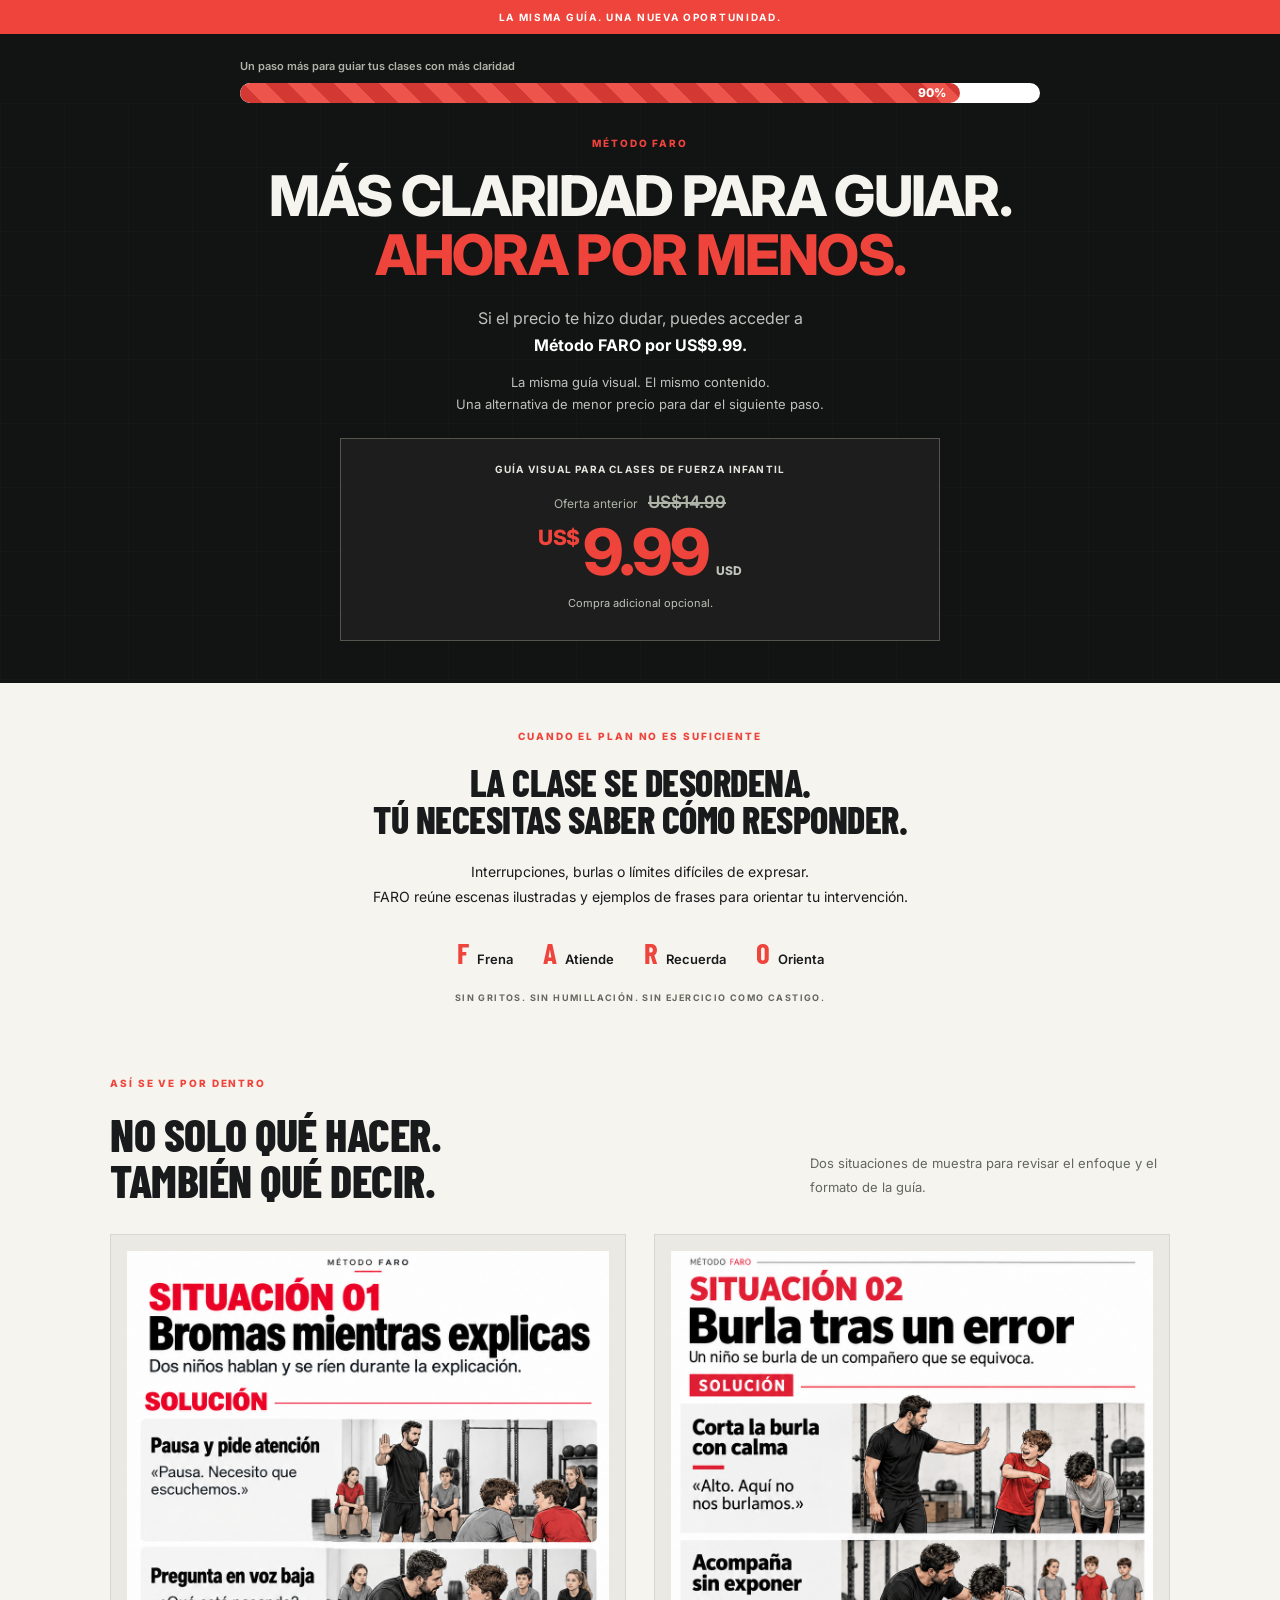
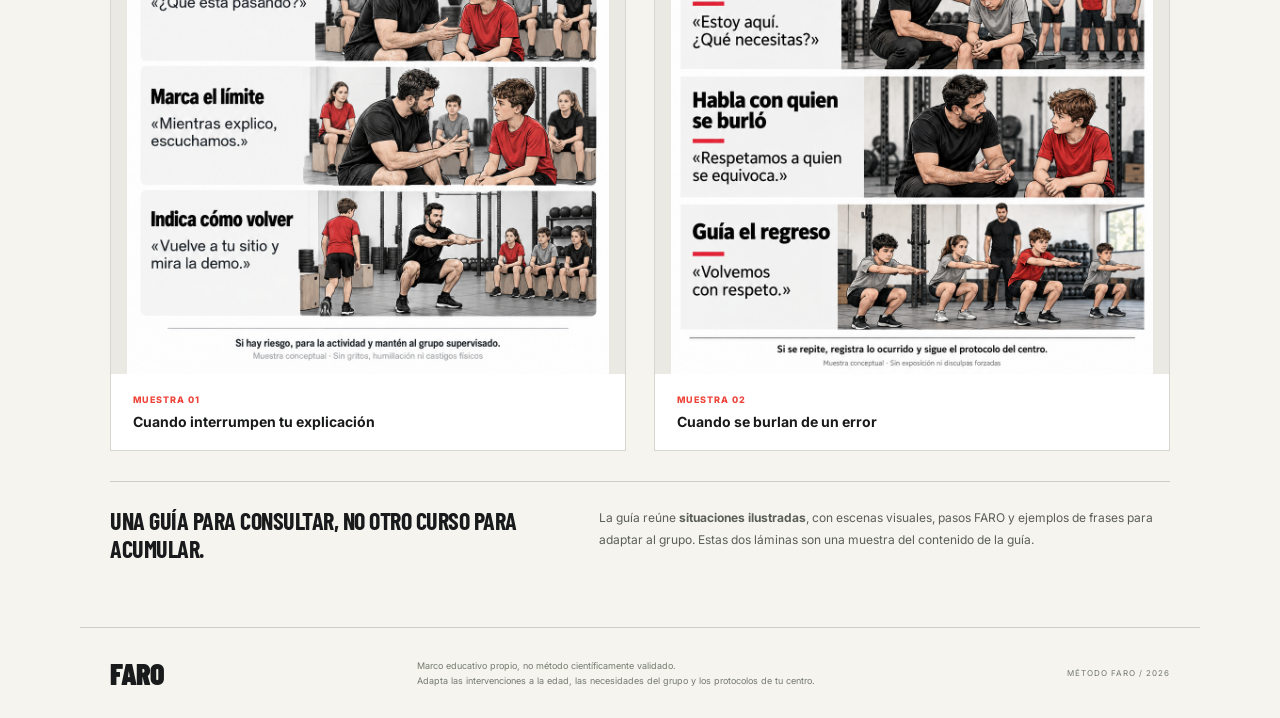
<file: inicio/dw1/index.html>
<!doctype html><html lang="es"><head><meta charset="UTF-8"><meta name="viewport" content="width=device-width, initial-scale=1"><meta name="description" content="La misma guía visual Método FARO, ahora por US$9.99. Ideas para responder con más claridad en tus clases de fuerza infantil."><title>Método FARO · Una nueva oportunidad</title><link rel="stylesheet" href="style.css"></head><body>
<div class="review">LA MISMA GUÍA. UNA NUEVA OPORTUNIDAD.</div>
<div class="visual-progress"><div class="progress-inner"><p>Un paso más para guiar tus clases con más claridad</p><div class="progress-track" role="img" aria-label="Indicador visual fijo al 90 por ciento; no representa el estado de una compra"><div class="progress-fill"><span>90%</span></div></div></div></div>
<main><section class="hero dark hero-centered"><div class="wrap"><p class="eyebrow">MÉTODO FARO</p><h1>MÁS CLARIDAD PARA GUIAR.<br><em>AHORA POR MENOS.</em></h1><p class="intro">Si el precio te hizo dudar, puedes acceder a<br><strong>Método FARO por US$9.99.</strong></p><p class="same-guide">La misma guía visual. El mismo contenido.<br>Una alternativa de menor precio para dar el siguiente paso.</p>
<div class="downsell-offer"><p class="product-line">GUÍA VISUAL PARA CLASES DE FUERZA INFANTIL</p><div class="reference-price"><span>Oferta anterior </span><s>US$14.99</s></div><div class="price"><span>US$</span>9.99<small>USD</small></div><p class="optional">Compra adicional opcional.</p><div id="hotmart-checkout" class="hotmart-widget" aria-label="Opciones de compra de Hotmart">
<!-- HOTMART - Sales Funnel Widget -->
<!--- sales funnel container --->
<div id="hotmart-sales-funnel"></div>
<!--- script load and setup --->
<script src="https://checkout.hotmart.com/lib/hotmart-checkout-elements.js"></script>
<script>
checkoutElements.init('salesFunnel').mount('#hotmart-sales-funnel')
</script>
<!-- HOTMART - Sales Funnel Widget -->
</div></div></div></section>
<section class="problem concise"><div class="wrap"><p class="eyebrow red">CUANDO EL PLAN NO ES SUFICIENTE</p><h2>LA CLASE SE DESORDENA.<br>TÚ NECESITAS SABER CÓMO RESPONDER.</h2><p class="punch">Interrupciones, burlas o límites difíciles de expresar.<br>FARO reúne escenas ilustradas y ejemplos de frases para orientar tu intervención.</p><div class="mini-method" aria-label="Los cuatro pasos de FARO"><span><b>F</b> Frena</span><span><b>A</b> Atiende</span><span><b>R</b> Recuerda</span><span><b>O</b> Orienta</span></div><p class="method-note">SIN GRITOS. SIN HUMILLACIÓN. SIN EJERCICIO COMO CASTIGO.</p></div></section>
<section id="muestras" class="samples"><div class="wrap"><div class="section-head"><div><p class="eyebrow red">ASÍ SE VE POR DENTRO</p><h2>NO SOLO QUÉ HACER.<br>TAMBIÉN QUÉ DECIR.</h2></div><p>Dos situaciones de muestra para revisar el enfoque y el formato de la guía.</p></div><div class="sample-grid"><button class="sample" data-image="assets/interrupciones.png" data-title="Interrupciones al explicar"><div class="sample-image"><img src="assets/interrupciones.png" alt="Lámina de muestra: cómo intervenir ante interrupciones al explicar" loading="lazy"></div><span><small>MUESTRA 01</small><strong>Cuando interrumpen tu explicación</strong></span></button><button class="sample" data-image="assets/burlas.png" data-title="Burlas ante un error"><div class="sample-image"><img src="assets/burlas.png" alt="Lámina de muestra: cómo intervenir ante burlas por un error" loading="lazy"></div><span><small>MUESTRA 02</small><strong>Cuando se burlan de un error</strong></span></button></div><div class="included"><h3>UNA GUÍA PARA CONSULTAR, NO OTRO CURSO PARA ACUMULAR.</h3><p>La guía reúne <strong>situaciones ilustradas</strong>, con escenas visuales, pasos FARO y ejemplos de frases para adaptar al grupo. Estas dos láminas son una muestra del contenido de la guía.</p></div></div></section>
</main><footer><span class="wordmark">FARO</span><p>Marco educativo propio, no método científicamente validado.<br>Adapta las intervenciones a la edad, las necesidades del grupo y los protocolos de tu centro.</p><span>MÉTODO FARO / 2026</span></footer>
<dialog id="viewer"><button id="close-viewer" aria-label="Cerrar lámina ampliada">Cerrar ×</button><h2 id="viewer-title"></h2><img id="viewer-image" alt=""></dialog><script src="app.js"></script></body></html>
</file>
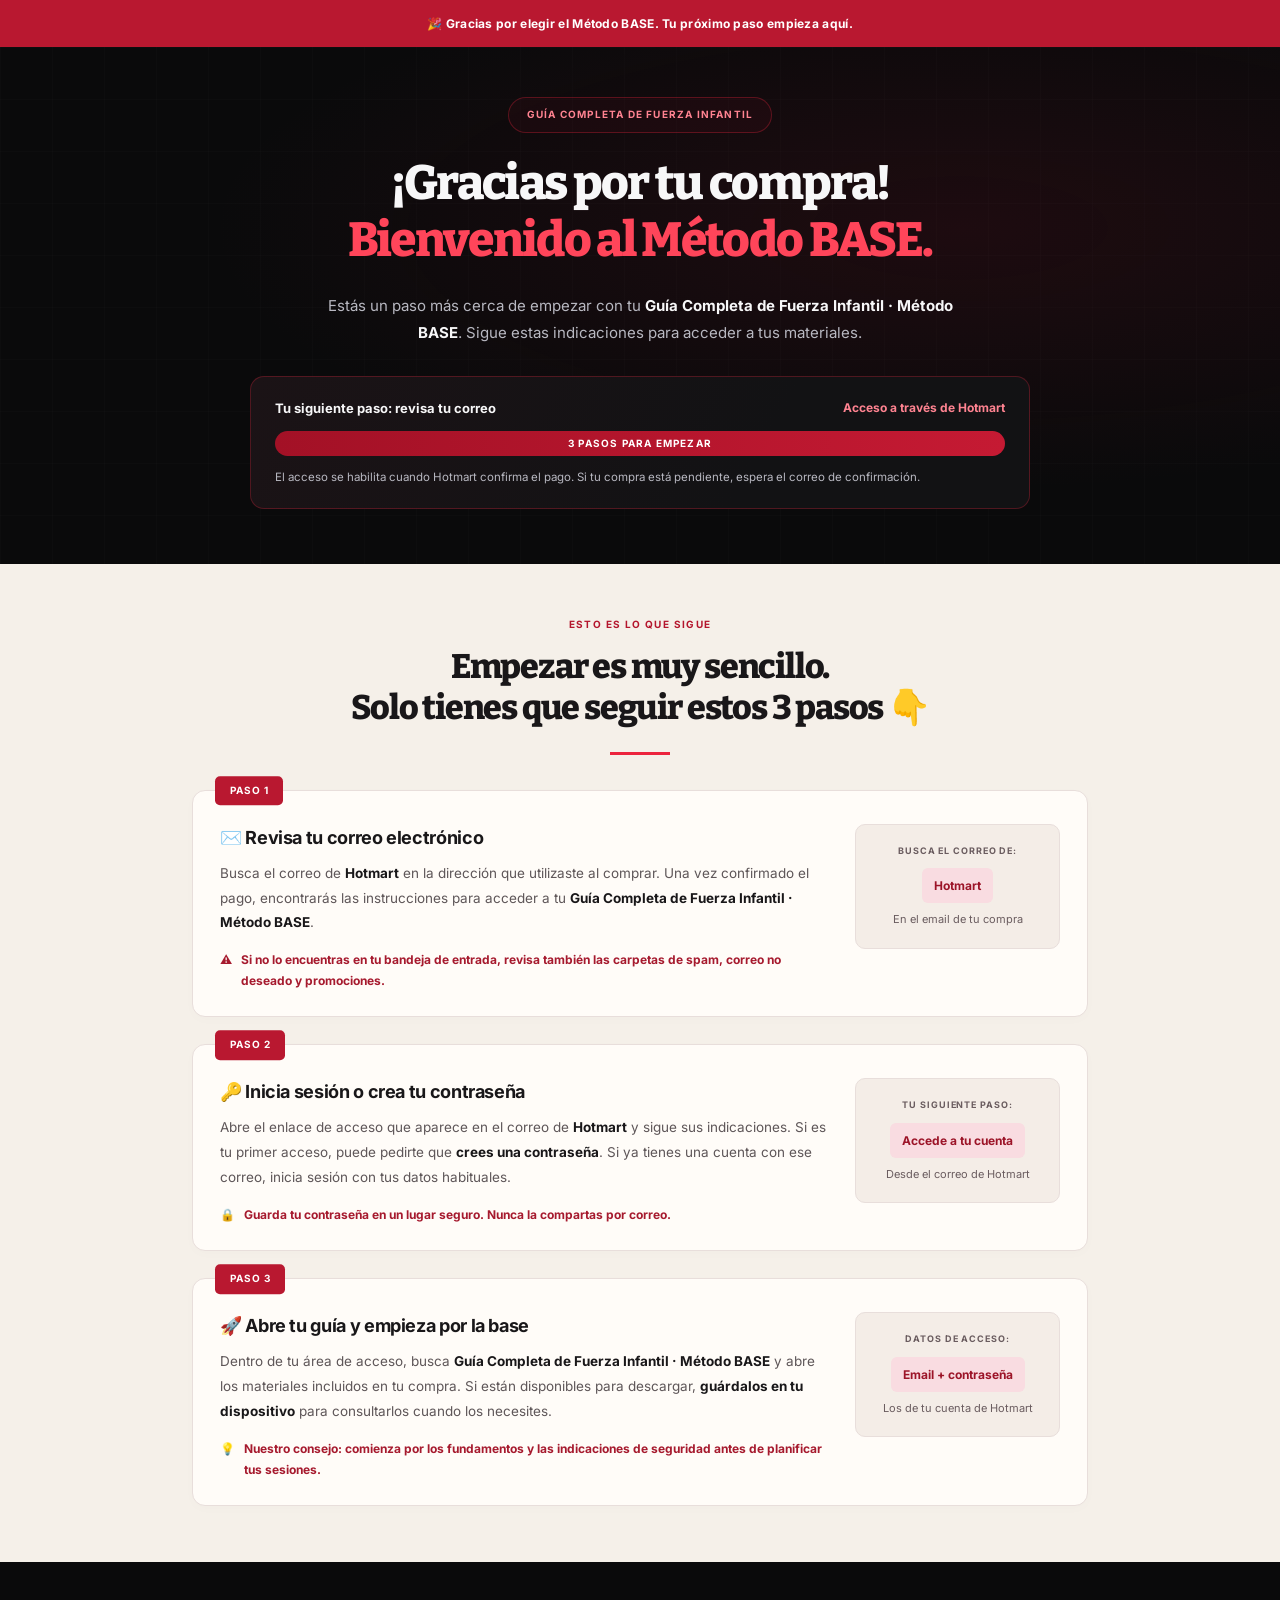
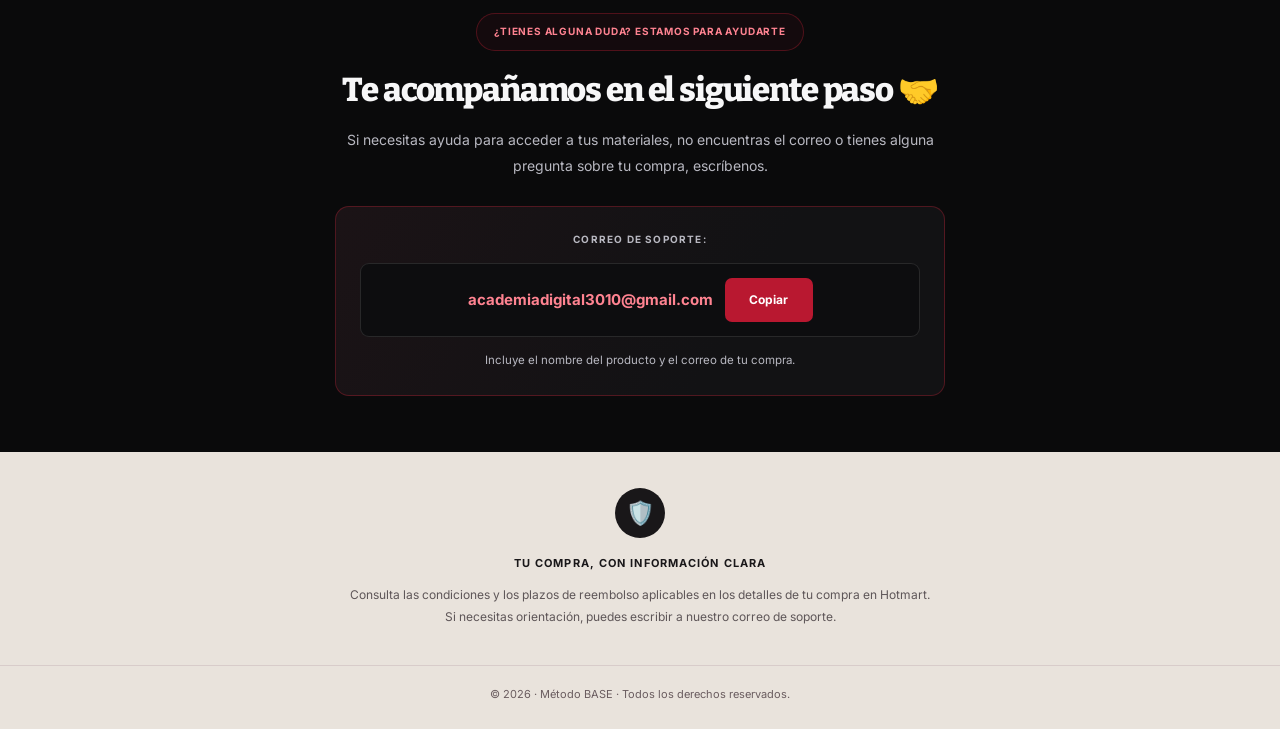
<file: inicio/gracias/index.html>
<!doctype html>
<html lang="es-419">
<head>
<meta charset="utf-8">
<meta name="viewport" content="width=device-width,initial-scale=1">
<meta name="robots" content="noindex,nofollow">
<meta name="theme-color" content="#0A0D14">
<title>Gracias por tu compra · Método BASE</title>
<meta name="description" content="Cómo acceder a tu Guía Completa de Fuerza Infantil · Método BASE y contactar con soporte.">
<style>@font-face{font-family:'Bitter';font-style:normal;font-weight:800;font-display:swap;src:url([data-uri]) format('woff')}@font-face{font-family:'Inter';font-style:normal;font-weight:400;font-display:swap;src:url([data-uri]) format('woff')}@font-face{font-family:'Inter';font-style:normal;font-weight:700;font-display:swap;src:url([data-uri]) format('woff')}
:root{--dark:#0a0a0b;--surface:#141416;--red:#ec243e;--bright:#ff455a;--cream:#f5f0e9;--white:#f7f7f8;--muted:#b8b8c1;--ink:#191719;--inkgrey:#5e5658;--line:#ffffff1c;--serif:Bitter,Georgia,serif;--sans:Inter,Arial,sans-serif}
*{box-sizing:border-box}body{margin:0;background:var(--dark);color:var(--white);font:15px/1.75 var(--sans);-webkit-font-smoothing:antialiased}a{color:inherit}button{font:inherit;cursor:pointer}a,button{touch-action:manipulation}:focus-visible{outline:3px solid #ff8391;outline-offset:5px}.wrap{max-width:960px;margin:0 auto;padding:0 32px}h1,h2,h3,p{margin-top:0}h1,h2{font-family:var(--serif);font-weight:800;line-height:1.2;letter-spacing:-.035em;text-wrap:balance}.skip{position:fixed;left:16px;top:-100px;background:var(--cream);color:var(--ink);padding:10px 18px;z-index:10;border-radius:6px}.skip:focus{top:12px}
.topbar{background:#b91830;color:#fff;text-align:center;padding:13px 20px;font-size:12px;font-weight:700;letter-spacing:.025em}.hero{text-align:center;padding:50px 0 55px;background:radial-gradient(ellipse at 75% 35%,#73112530,transparent 55%),linear-gradient(#ffffff03 1px,transparent 1px),linear-gradient(90deg,#ffffff03 1px,transparent 1px),var(--dark);background-size:auto,52px 52px,52px 52px,auto}.okbadge{display:inline-block;border:1px solid #ec243e50;border-radius:99px;background:#ec243e0c;color:#ff8391;font-size:10px;font-weight:700;letter-spacing:.12em;padding:8px 18px;margin-bottom:22px}h1{font-size:clamp(32px,4.7vw,48px);margin:0 0 22px}h1 .hl{color:var(--bright)}.hero .sub{color:var(--muted);max-width:650px;margin:0 auto;font-size:15px;line-height:1.8}.hero .sub b{color:var(--white)}.setup{background:linear-gradient(120deg,#1b1316,#121214 65%);border:1px solid #ec243e47;border-radius:14px;padding:21px 24px;margin:30px auto 0;text-align:left;max-width:780px}.setup .head{display:flex;justify-content:space-between;gap:12px;flex-wrap:wrap;font-size:13px;font-weight:700;line-height:1.6;margin-bottom:13px}.setup .pct{color:#ff8391;font-size:12px}.bar{height:25px;border-radius:99px;overflow:hidden;background:#252126}.fill{height:100%;display:flex;align-items:center;justify-content:center;background:linear-gradient(90deg,#a31126,#c51a33);color:#fff;font-size:10px;font-weight:700;letter-spacing:.12em}.setup-note{color:var(--muted);font-size:11.5px;line-height:1.65;margin:12px 0 0}
.steps{background:var(--cream);color:var(--ink);padding:52px 0 56px}.kicker{text-align:center;color:#b4162d;font-weight:700;letter-spacing:.14em;font-size:10px;margin-bottom:13px}.steps h2{text-align:center;font-size:clamp(25px,3.6vw,34px);margin-bottom:0}.rule{width:60px;height:3px;background:var(--red);margin:23px auto 35px}.card{position:relative;background:#fffcf8;border:1px solid #e8dedb;border-radius:13px;padding:33px 27px 25px;margin-bottom:27px;box-shadow:0 3px 12px #26141704}.card:last-child{margin-bottom:0}.tag{position:absolute;left:22px;top:0;transform:translateY(-50%);color:#fff;background:#b91830;font-size:10px;font-weight:700;letter-spacing:.09em;text-transform:uppercase;padding:6px 15px;border-radius:5px}.card .inner{display:flex;align-items:flex-start;gap:26px}.card .txt{flex:1;min-width:0}.card h3{font-size:18px;font-weight:700;line-height:1.5;margin-bottom:10px;letter-spacing:-.02em}.card p{font-size:13.5px;color:var(--inkgrey);line-height:1.85;margin:0}.card p b{color:var(--ink)}.alertline,.accentline{display:flex;gap:9px;margin-top:14px;font-size:12px;font-weight:700;line-height:1.75;color:#a61a2e}.aside{flex:0 0 205px;padding:18px 14px;text-align:center;background:#f4ede7;border:1px solid #e8dedb;border-radius:10px}.aside .al{font-size:9px;font-weight:700;letter-spacing:.1em;color:#6a5c5f}.aside .pill{display:inline-block;margin:10px 0 7px;padding:7px 12px;border-radius:6px;font-size:12px;font-weight:700;background:#f9dce1;color:#9c1428}.aside .an{font-size:11px;color:#6a5c5f}
.support{background:var(--dark);padding:51px 0 56px;text-align:center}.support .badge{display:inline-block;border:1px solid #ec243e47;border-radius:99px;color:#ff8391;background:#ec243e0c;font-size:10px;letter-spacing:.08em;font-weight:700;padding:9px 17px;margin-bottom:20px}.support h2{font-size:clamp(24px,3.5vw,33px);margin-bottom:17px}.support p.desc{max-width:600px;margin:0 auto;font-size:14px;color:var(--muted);line-height:1.85}.mailbox{max-width:610px;margin:27px auto 0;border:1px solid #ec243e47;background:linear-gradient(120deg,#1b1316,#121214 65%);border-radius:14px;padding:24px}.mailbox .ml{font-size:10px;font-weight:700;letter-spacing:.12em;color:var(--muted)}.mailrow{display:flex;align-items:center;justify-content:center;gap:12px;flex-wrap:wrap;background:#0d0d0f;border:1px solid #ffffff1c;border-radius:9px;margin:14px 0;padding:14px 12px}#mail{font-family:var(--sans);font-weight:700;color:#ff8391;font-size:15px;overflow-wrap:anywhere;text-decoration:none}#mail:hover{text-decoration:underline}#copyBtn{min-height:44px;min-width:88px;border:0;border-radius:7px;background:#b91830;color:#fff;padding:8px 15px;font-size:12px;font-weight:700}#copyBtn:hover{background:#a31126}.mailbox .note{font-size:11.5px;line-height:1.7;color:var(--muted);margin:0;min-height:20px}
.guarantee{background:#e9e3dc;color:var(--ink);padding:36px 0;text-align:center}.gicon{display:flex;align-items:center;justify-content:center;background:#191719;width:50px;height:50px;border-radius:50%;font-size:23px;margin:0 auto 17px}.guarantee h2{font-family:var(--sans);font-size:11px;font-weight:700;letter-spacing:.1em;line-height:1.6;margin:0}.guarantee p{max-width:590px;margin:12px auto 0;font-size:12px;color:var(--inkgrey);line-height:1.85}.foot{text-align:center;background:#e9e3dc;border-top:1px solid #d8ccca;color:#6a5c5f;font-size:11px;padding:19px 20px 25px}
@media(max-width:720px){.card .inner{flex-direction:column;gap:18px}.aside{flex:auto;width:100%;padding:13px}.aside .pill{margin:5px 0}.wrap{padding:0 22px}}
@media(max-width:600px){.topbar{font-size:11px;line-height:1.6}.hero{padding:33px 0 38px}.wrap{padding:0 18px}.okbadge{font-size:9px;padding:7px 12px;letter-spacing:.09em}h1{font-size:32px;line-height:1.25}.hero .sub{font-size:14px}.setup{padding:18px}.setup .head{font-size:12px}.setup .pct{font-size:11px}.steps{padding:38px 0 42px}.steps h2{font-size:26px}.card{padding:29px 20px 22px;margin-bottom:28px}.card h3{font-size:17px}.support{padding:38px 0 42px}.support .badge{padding:8px 12px;font-size:9px;letter-spacing:.035em}.mailbox{padding:18px 14px}.mailrow{padding:14px 9px;gap:10px}#mail{font-size:12px}.guarantee{padding:30px 0}.foot{font-size:10px}}
</style>
</head>
<body>
<a class="skip" href="#contenido">Saltar al contenido</a>
<div class="topbar">🎉 Gracias por elegir el Método BASE. Tu próximo paso empieza aquí.</div>
<main id="contenido">
<section class="hero" aria-labelledby="bienvenida">
  <div class="wrap">
    <div class="okbadge">GUÍA COMPLETA DE FUERZA INFANTIL</div>
    <h1 id="bienvenida">¡Gracias por tu compra!<br><span class="hl">Bienvenido al Método BASE.</span></h1>
    <p class="sub">Estás un paso más cerca de empezar con tu <b>Guía Completa de Fuerza Infantil · Método BASE</b>. Sigue estas indicaciones para acceder a tus materiales.</p>
    <div class="setup">
      <div class="head"><span>Tu siguiente paso: revisa tu correo</span><span class="pct">Acceso a través de Hotmart</span></div>
      <div class="bar" aria-hidden="true"><div class="fill">3 PASOS PARA EMPEZAR</div></div>
      <p class="setup-note">El acceso se habilita cuando Hotmart confirma el pago. Si tu compra está pendiente, espera el correo de confirmación.</p>
    </div>
  </div>
</section>
<section class="steps" aria-labelledby="pasos">
  <div class="wrap">
    <div class="kicker">ESTO ES LO QUE SIGUE</div>
    <h2 id="pasos">Empezar es muy sencillo.<br>Solo tienes que seguir estos 3 pasos 👇</h2>
    <div class="rule"></div>
    <article class="card">
      <div class="tag t1">Paso 1</div>
      <div class="inner">
        <div class="txt">
          <h3><span aria-hidden="true">✉️</span> Revisa tu correo electrónico</h3>
          <p>Busca el correo de <b>Hotmart</b> en la dirección que utilizaste al comprar. Una vez confirmado el pago, encontrarás las instrucciones para acceder a tu <b>Guía Completa de Fuerza Infantil · Método BASE</b>.</p>
          <div class="alertline"><span aria-hidden="true">⚠️</span><span>Si no lo encuentras en tu bandeja de entrada, revisa también las carpetas de spam, correo no deseado y promociones.</span></div>
        </div>
        <aside class="aside"><div class="al">BUSCA EL CORREO DE:</div><div class="pill p-dark">Hotmart</div><div class="an">En el email de tu compra</div></aside>
      </div>
    </article>
    <article class="card">
      <div class="tag t2">Paso 2</div>
      <div class="inner">
        <div class="txt">
          <h3><span aria-hidden="true">🔑</span> Inicia sesión o crea tu contraseña</h3>
          <p>Abre el enlace de acceso que aparece en el correo de <b>Hotmart</b> y sigue sus indicaciones. Si es tu primer acceso, puede pedirte que <b>crees una contraseña</b>. Si ya tienes una cuenta con ese correo, inicia sesión con tus datos habituales.</p>
          <div class="accentline"><span aria-hidden="true">🔒</span><span>Guarda tu contraseña en un lugar seguro. Nunca la compartas por correo.</span></div>
        </div>
        <aside class="aside"><div class="al">TU SIGUIENTE PASO:</div><div class="pill p-gold">Accede a tu cuenta</div><div class="an">Desde el correo de Hotmart</div></aside>
      </div>
    </article>
    <article class="card">
      <div class="tag t3">Paso 3</div>
      <div class="inner">
        <div class="txt">
          <h3><span aria-hidden="true">🚀</span> Abre tu guía y empieza por la base</h3>
          <p>Dentro de tu área de acceso, busca <b>Guía Completa de Fuerza Infantil · Método BASE</b> y abre los materiales incluidos en tu compra. Si están disponibles para descargar, <b>guárdalos en tu dispositivo</b> para consultarlos cuando los necesites.</p>
          <div class="accentline"><span aria-hidden="true">💡</span><span>Nuestro consejo: comienza por los fundamentos y las indicaciones de seguridad antes de planificar tus sesiones.</span></div>
        </div>
        <aside class="aside"><div class="al">DATOS DE ACCESO:</div><div class="pill p-green">Email + contraseña</div><div class="an">Los de tu cuenta de Hotmart</div></aside>
      </div>
    </article>
  </div>
</section>
<section class="support" aria-labelledby="soporte">
  <div class="wrap">
    <div class="badge">¿TIENES ALGUNA DUDA? ESTAMOS PARA AYUDARTE</div>
    <h2 id="soporte">Te acompañamos en el siguiente paso 🤝</h2>
    <p class="desc">Si necesitas ayuda para acceder a tus materiales, no encuentras el correo o tienes alguna pregunta sobre tu compra, escríbenos.</p>
    <div class="mailbox">
      <div class="ml">CORREO DE SOPORTE:</div>
      <div class="mailrow"><a id="mail" href="mailto:academiadigital3010@gmail.com">academiadigital3010@gmail.com</a><button id="copyBtn" type="button">Copiar</button></div>
      <p class="note" id="copyStatus" role="status" aria-live="polite">Incluye el nombre del producto y el correo de tu compra.</p>
      <noscript><p class="note">Pulsa el correo para escribirnos o copia la dirección manualmente.</p></noscript>
    </div>
  </div>
</section>
<section class="guarantee" aria-labelledby="condiciones">
  <div class="wrap">
    <div class="gicon" aria-hidden="true">🛡️</div>
    <h2 id="condiciones">TU COMPRA, CON INFORMACIÓN CLARA</h2>
    <p>Consulta las condiciones y los plazos de reembolso aplicables en los detalles de tu compra en Hotmart. Si necesitas orientación, puedes escribir a nuestro correo de soporte.</p>
  </div>
</section>
</main>
<footer class="foot">© 2026 · Método BASE · Todos los derechos reservados.</footer>
<script>
(function(){
  const button=document.getElementById('copyBtn');
  const status=document.getElementById('copyStatus');
  const email=document.getElementById('mail').textContent.trim();
  let timer;
  button.addEventListener('click',async function(){
    let copied=false;
    try{if(navigator.clipboard&&navigator.clipboard.writeText){await navigator.clipboard.writeText(email);copied=true;}}catch(e){}
    if(!copied){
      const field=document.createElement('textarea');field.value=email;field.setAttribute('readonly','');field.style.cssText='position:fixed;left:-9999px;top:0';document.body.appendChild(field);field.select();
      try{copied=document.execCommand('copy');}catch(e){}
      field.remove();button.focus();
    }
    clearTimeout(timer);
    button.textContent=copied?'¡Copiado!':'Copiar';
    status.textContent=copied?'Correo copiado. Ya puedes pegarlo en tu aplicación de correo.':'No se pudo copiar automáticamente. Mantén pulsada la dirección para copiarla o pulsa el correo para escribirnos.';
    if(copied)timer=setTimeout(function(){button.textContent='Copiar';},2500);
  });
})();
</script>
</body>
</html>
</file>
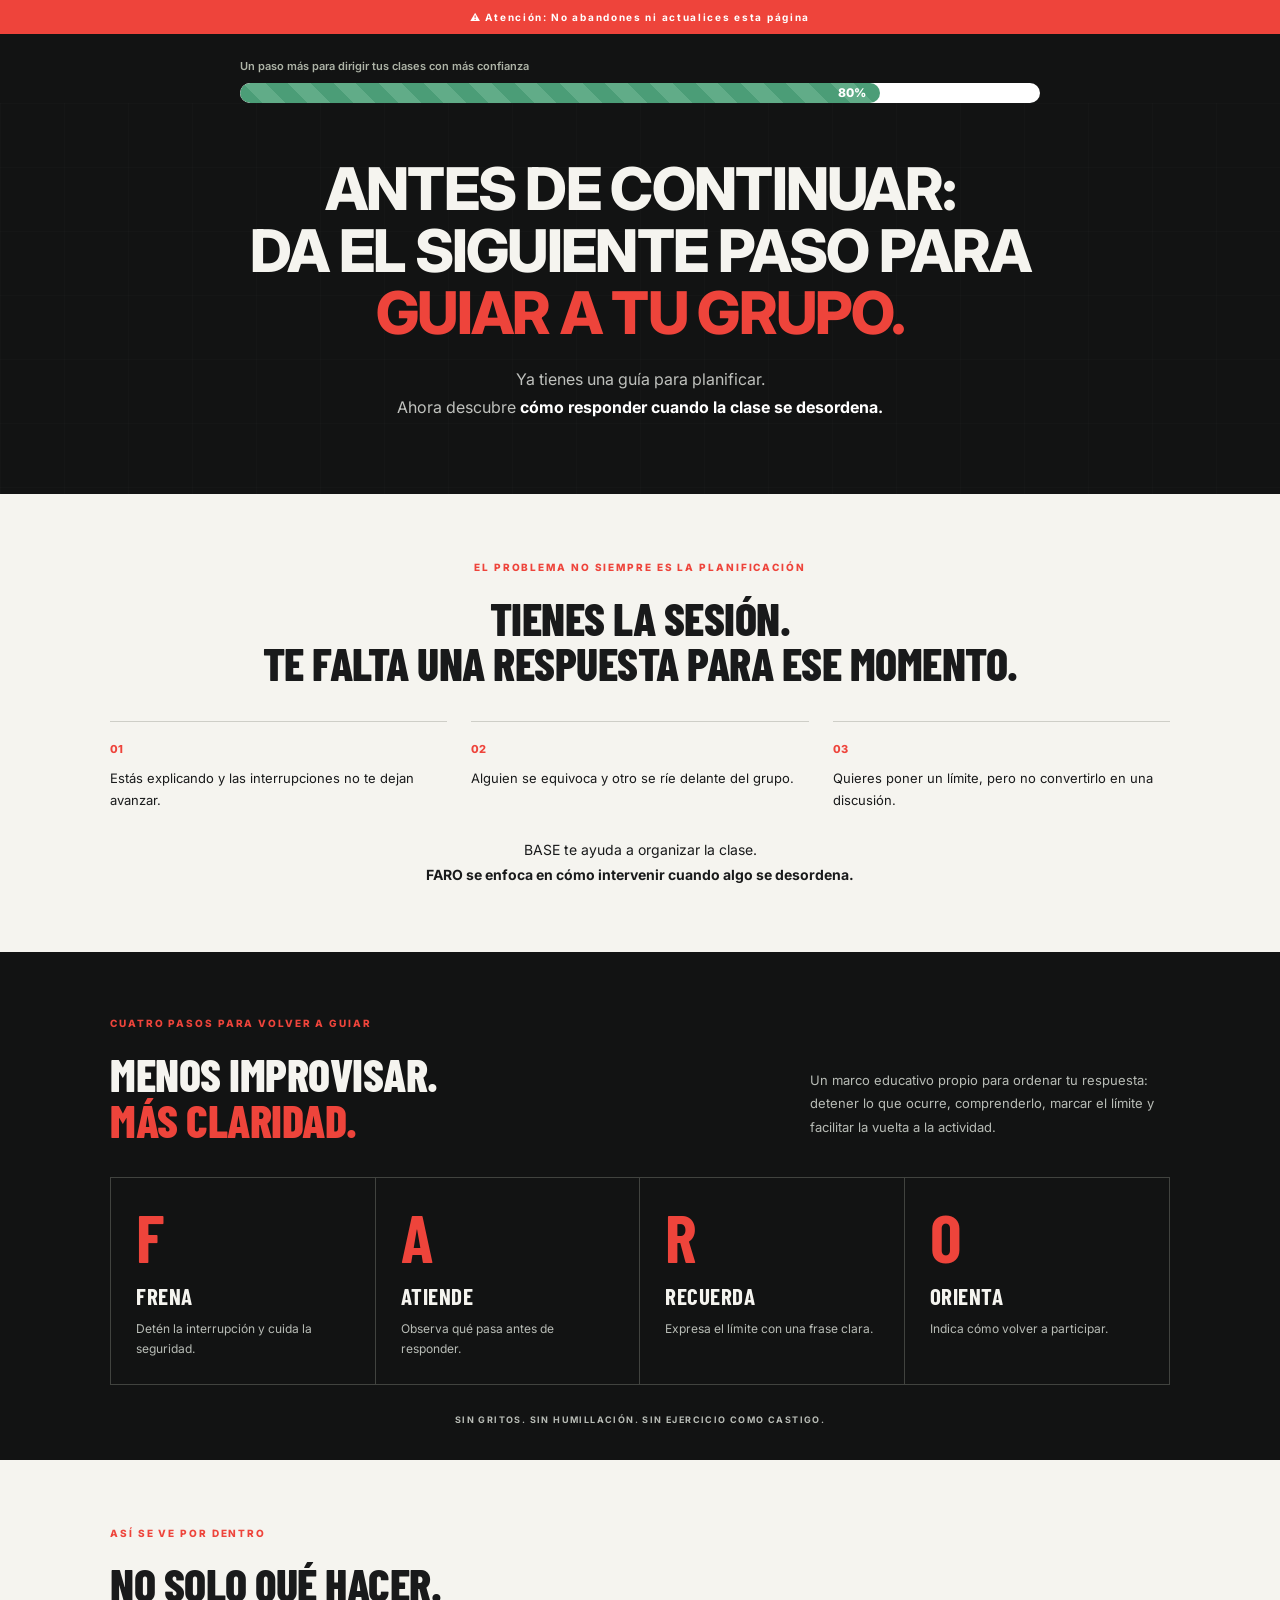
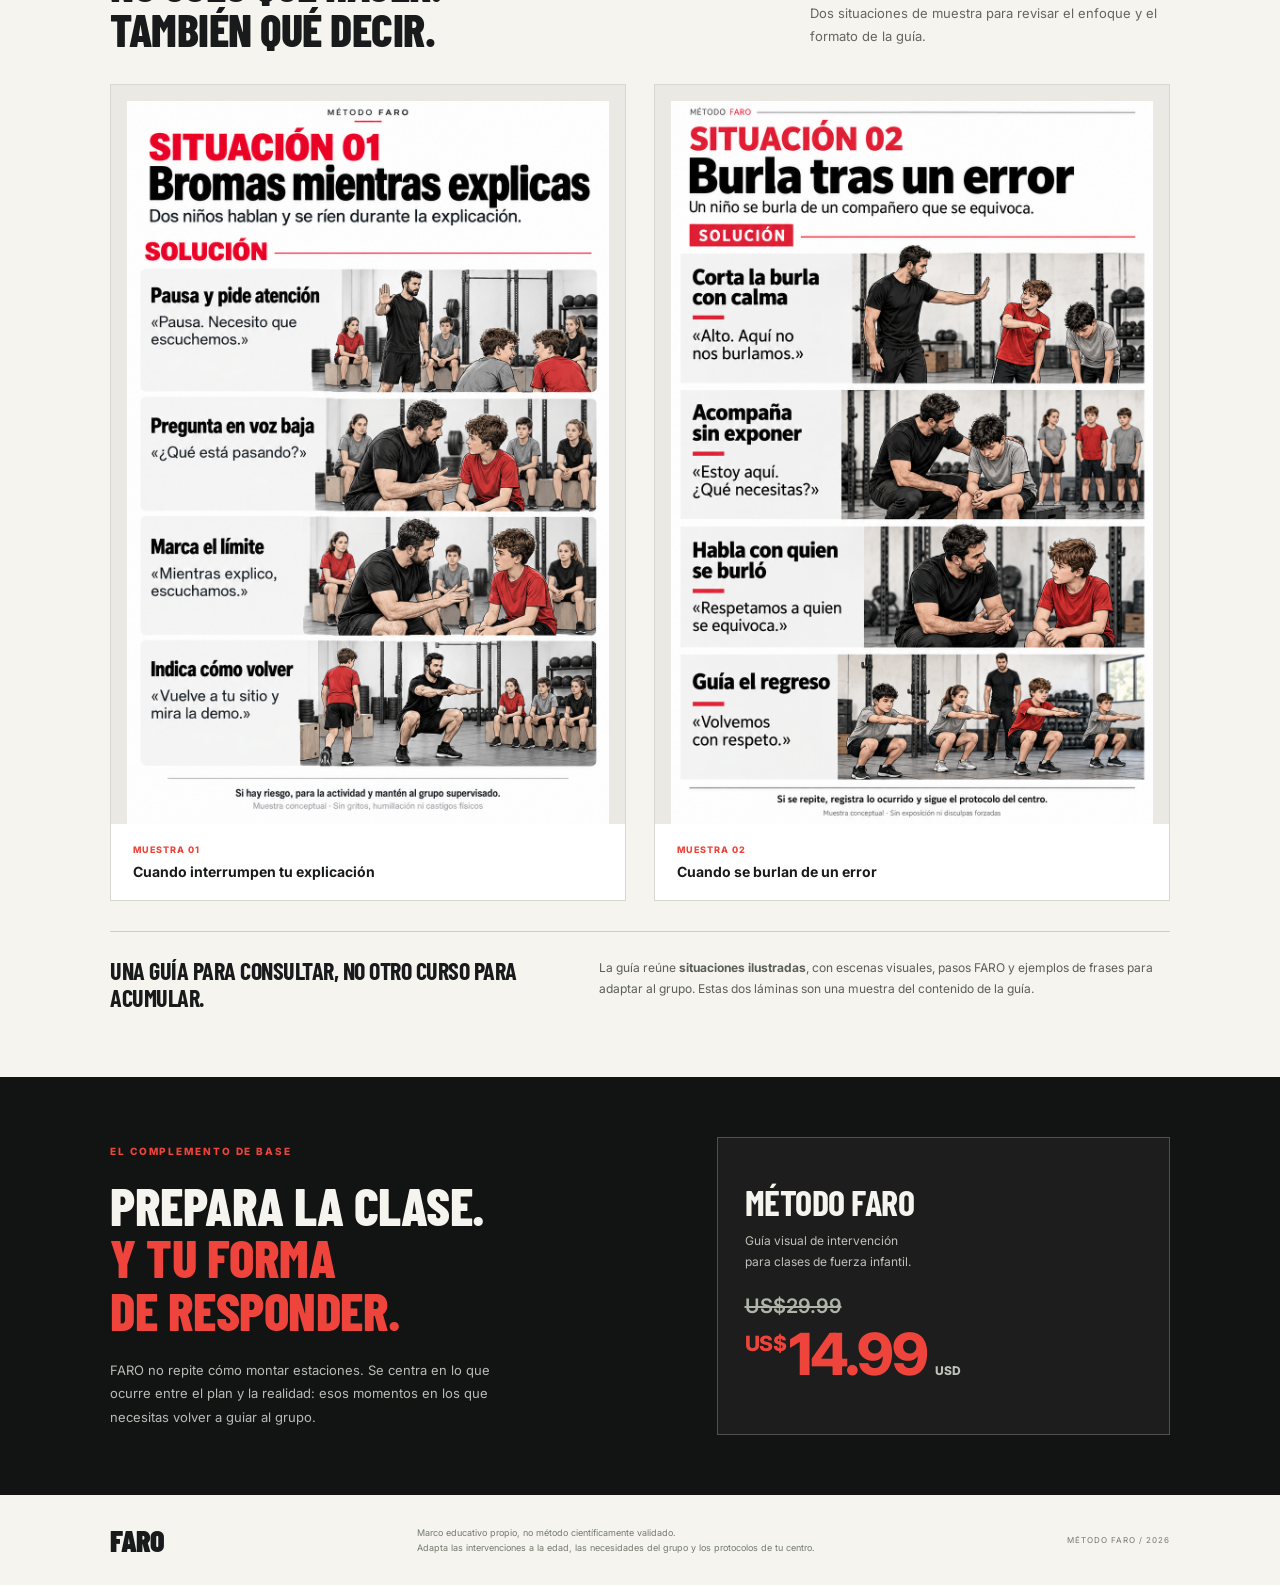
<file: inicio/up1/index.html>
<!doctype html><html lang="es"><head><meta charset="UTF-8"><meta name="viewport" content="width=device-width, initial-scale=1"><meta name="description" content="Método FARO: una guía visual para saber qué hacer y qué decir cuando se desordena una clase de fuerza infantil."><title>Método FARO · Vuelve a guiar la clase</title><link rel="stylesheet" href="style.css"></head><body>
<div class="review">⚠️ Atención: No abandones ni actualices esta página</div>
<div class="visual-progress"><div class="progress-inner"><p>Un paso más para dirigir tus clases con más confianza</p><div class="progress-track" role="img" aria-label="Indicador visual fijo al 80 por ciento; no representa el estado de una compra"><div class="progress-fill"><span>80%</span></div></div></div></div>
<main><section id="inicio" class="hero dark hero-centered"><div class="wrap"><h1>ANTES DE CONTINUAR:<br>DA EL SIGUIENTE PASO PARA<br><em>GUIAR A TU GRUPO.</em></h1><p class="intro">Ya tienes una guía para planificar.<br>Ahora descubre <strong>cómo responder cuando la clase se desordena.</strong></p></div></section>
<section class="problem"><div class="wrap"><p class="eyebrow red">EL PROBLEMA NO SIEMPRE ES LA PLANIFICACIÓN</p><h2>TIENES LA SESIÓN.<br>TE FALTA UNA RESPUESTA PARA ESE MOMENTO.</h2><div class="problems"><p><span>01</span>Estás explicando y las interrupciones no te dejan avanzar.</p><p><span>02</span>Alguien se equivoca y otro se ríe delante del grupo.</p><p><span>03</span>Quieres poner un límite, pero no convertirlo en una discusión.</p></div><p class="punch">BASE te ayuda a organizar la clase.<br><strong>FARO se enfoca en cómo intervenir cuando algo se desordena.</strong></p></div></section>
<section id="metodo" class="method dark"><div class="wrap"><div class="section-head"><div><p class="eyebrow">CUATRO PASOS PARA VOLVER A GUIAR</p><h2>MENOS IMPROVISAR.<br><em>MÁS CLARIDAD.</em></h2></div><p>Un marco educativo propio para ordenar tu respuesta: detener lo que ocurre, comprenderlo, marcar el límite y facilitar la vuelta a la actividad.</p></div><div class="steps"><article><b>F</b><h3>FRENA</h3><p>Detén la interrupción y cuida la seguridad.</p></article><article><b>A</b><h3>ATIENDE</h3><p>Observa qué pasa antes de responder.</p></article><article><b>R</b><h3>RECUERDA</h3><p>Expresa el límite con una frase clara.</p></article><article><b>O</b><h3>ORIENTA</h3><p>Indica cómo volver a participar.</p></article></div><div class="method-note">SIN GRITOS. SIN HUMILLACIÓN. SIN EJERCICIO COMO CASTIGO.</div></div></section>
<section id="muestras" class="samples"><div class="wrap"><div class="section-head"><div><p class="eyebrow red">ASÍ SE VE POR DENTRO</p><h2>NO SOLO QUÉ HACER.<br>TAMBIÉN QUÉ DECIR.</h2></div><p>Dos situaciones de muestra para revisar el enfoque y el formato de la guía.</p></div><div class="sample-grid"><button class="sample" data-image="assets/interrupciones.png" data-title="Interrupciones al explicar"><div class="sample-image"><img src="assets/interrupciones.png" alt="Lámina de muestra: cómo intervenir ante interrupciones al explicar" loading="lazy"></div><span><small>MUESTRA 01</small><strong>Cuando interrumpen tu explicación</strong></span></button><button class="sample" data-image="assets/burlas.png" data-title="Burlas ante un error"><div class="sample-image"><img src="assets/burlas.png" alt="Lámina de muestra: cómo intervenir ante burlas por un error" loading="lazy"></div><span><small>MUESTRA 02</small><strong>Cuando se burlan de un error</strong></span></button></div><div class="included"><h3>UNA GUÍA PARA CONSULTAR, NO OTRO CURSO PARA ACUMULAR.</h3><p>La guía reúne <strong>situaciones ilustradas</strong>, con escenas visuales, pasos FARO y ejemplos de frases para adaptar al grupo. Estas dos láminas son una muestra del contenido de la guía.</p></div></div></section>
<section id="oferta" class="offer dark"><div class="wrap offer-grid"><div><p class="eyebrow">EL COMPLEMENTO DE BASE</p><h2>PREPARA LA CLASE.<br><em>Y TU FORMA<br>DE RESPONDER.</em></h2><p>FARO no repite cómo montar estaciones. Se centra en lo que ocurre entre el plan y la realidad: esos momentos en los que necesitas volver a guiar al grupo.</p></div><aside><h3>MÉTODO FARO</h3><p>Guía visual de intervención<br>para clases de fuerza infantil.</p><div class="reference-price"><s>US$29.99</s></div><div class="price"><span>US$</span>14.99<small>USD</small></div><div id="hotmart-checkout" class="hotmart-widget" aria-label="Checkout de Hotmart">
<!-- HOTMART - Sales Funnel Widget -->
<!--- sales funnel container --->
<div id="hotmart-sales-funnel"></div>
<!--- script load and setup --->
<script src="https://checkout.hotmart.com/lib/hotmart-checkout-elements.js"></script>
<script>
checkoutElements.init('salesFunnel').mount('#hotmart-sales-funnel')
</script>
<!-- HOTMART - Sales Funnel Widget -->
</div></aside></div></section></main>
<footer><span class="wordmark">FARO</span><p>Marco educativo propio, no método científicamente validado.<br>Adapta las intervenciones a la edad, las necesidades del grupo y los protocolos de tu centro.</p><span>MÉTODO FARO / 2026</span></footer>
<dialog id="viewer"><button id="close-viewer" aria-label="Cerrar lámina ampliada">Cerrar ×</button><h2 id="viewer-title"></h2><img id="viewer-image" alt=""></dialog><script src="app.js"></script></body></html>
</file>
<file: inicio/dw1/style.css>
@import url('https://fonts.googleapis.com/css2?family=Barlow+Condensed:wght@600;700;800;900&family=Inter:wght@400;500;600;700;800&display=swap');
:root{--red:#ee443b;--black:#121313;--paper:#f5f4ef;--ink:#191a1b}*{box-sizing:border-box}html{scroll-behavior:smooth;scroll-padding-top:22px}body{margin:0;background:var(--paper);color:var(--ink);font-family:Inter,Arial,sans-serif}a{color:inherit}button,a{-webkit-tap-highlight-color:transparent}button:focus-visible,a:focus-visible{outline:3px solid #ffa99e;outline-offset:5px}.wrap{max-width:1120px;margin:auto;padding:0 30px}.review{background:var(--red);color:#fff;text-align:center;font-size:10px;letter-spacing:1.7px;font-weight:700;padding:11px 15px}.dot{display:inline-block;width:5px;height:5px;border-radius:50%;background:#fff;vertical-align:middle;margin-right:7px}header{background:var(--black);color:white;display:flex;align-items:center;justify-content:space-between;padding:23px max(30px,calc((100vw - 1060px)/2));border-bottom:1px solid #303131;gap:20px}header>span{font-size:9px;letter-spacing:1.7px;color:#b5b8b5}.wordmark{font-family:'Barlow Condensed','Arial Narrow',sans-serif;font-weight:900;font-size:30px;text-decoration:none;letter-spacing:-1px}.wordmark span{font:9px Inter;vertical-align:top;padding-left:4px}.navlink{font-size:12px;text-decoration:none;white-space:nowrap}.dark{background:var(--black);color:var(--paper)}.hero{padding:70px 0 65px;background-image:linear-gradient(#ffffff03 1px,transparent 1px),linear-gradient(90deg,#ffffff03 1px,transparent 1px);background-size:64px 64px}.hero-grid{display:grid;grid-template-columns:1.3fr .85fr;gap:55px;align-items:center}.eyebrow{font-size:10px;font-weight:800;letter-spacing:1.9px;line-height:1.6;margin:0 0 20px}.red,.dark .eyebrow{color:var(--red)}h1,h2,h3{font-family:'Barlow Condensed','Arial Narrow',Impact,sans-serif;margin:0;line-height:.99;letter-spacing:-.5px}h1{font-size:clamp(45px,5.5vw,68px);font-weight:800}em{color:var(--red);font-style:normal}h2{font-size:46px;font-weight:800}h3{font-size:25px}.intro{max-width:530px;font-size:16px;line-height:1.75;color:#bfc1bd;margin:25px 0}.intro strong{color:white}.button{background:var(--red);color:white;text-decoration:none;padding:19px 22px;display:inline-flex;align-items:center;justify-content:space-between;gap:30px;font-size:11px;font-weight:800;letter-spacing:.6px;transition:background .2s,transform .2s}.button:hover{background:#d3312a;transform:translateY(-2px)}.button span{font-size:18px;line-height:.8}.micro{font-size:10px;color:#a2a6a0;margin:13px 0 0}.hero-art{padding:10px 20px;position:relative}.book{transform:rotate(5deg);background:#202222;border:1px solid #454746;border-left:10px solid #353736;box-shadow:18px 24px 0 #0003;padding:24px 24px 18px;max-width:350px}.book-top{font-size:7px;letter-spacing:1.2px;border-bottom:1px solid #565855;padding-bottom:20px}.book-title{font-family:'Barlow Condensed',Impact,sans-serif;font-size:37px;font-weight:800;line-height:1;margin-top:28px}.book-title b{font-size:100px;color:var(--red);letter-spacing:-3px}.book-title span{font:9px/1.6 Inter;letter-spacing:1px;display:block;margin-top:15px}.book svg{width:100%;display:block;margin-top:15px}.book-bottom{font-size:7px;font-weight:600;letter-spacing:.7px;margin-top:8px}.art-caption{font-size:9px;line-height:1.6;letter-spacing:.8px;margin:35px 0 0 20px}.art-caption span{color:var(--red);float:left;margin-right:12px}.problem{padding:65px 0;text-align:center}.problem h2{max-width:780px;margin:auto}.problems{display:grid;grid-template-columns:repeat(3,1fr);margin:35px 0 26px;gap:24px;text-align:left}.problems p{margin:0;line-height:1.7;font-size:13px;border-top:1px solid #cecec7;padding-top:18px}.problems span{display:block;color:var(--red);font-size:11px;font-weight:800;margin-bottom:8px}.punch{margin:0;font-size:14px;line-height:1.8}.method{padding:63px 0 35px}.section-head{display:flex;justify-content:space-between;gap:45px;align-items:end}.section-head>p{max-width:360px;font-size:13px;line-height:1.8;margin:0 0 3px;color:#b8bcb6}.steps{display:grid;grid-template-columns:repeat(4,1fr);margin-top:35px;border:1px solid #41433f}.steps article{padding:25px;border-right:1px solid #41433f}.steps article:last-child{border:0}.steps b{font-family:'Barlow Condensed',Impact,sans-serif;font-size:67px;line-height:1;color:var(--red)}.steps h3{font-size:23px;margin-top:15px;letter-spacing:.5px}.steps p{font-size:12px;line-height:1.65;color:#b8bcb6;margin:11px 0 0}.method-note{text-align:center;font-size:9px;letter-spacing:1.4px;font-weight:700;margin-top:29px;color:#b8bcb6}.samples{padding:65px 0}.samples .section-head>p{color:#62665e}.sample-grid{display:grid;grid-template-columns:1fr 1fr;gap:28px;margin-top:32px}.sample{display:block;text-align:left;cursor:pointer;padding:0;border:1px solid #d6d7d0;background:#fff;color:var(--ink);font-family:inherit;min-width:0}.sample-image{height:285px;background:#eae9e3;padding:20px 22px 0;overflow:hidden}.sample img{width:100%;height:auto;display:block;transition:transform .3s}.sample:hover img{transform:translateY(-6px)}.sample>span{display:block;position:relative;background:#fff;padding:20px 22px}.sample small{display:block;font-size:9px;color:var(--red);letter-spacing:1px;font-weight:800}.sample strong{display:block;font-size:14px;margin-top:8px;padding-right:70px}.sample i{position:absolute;right:20px;bottom:22px;font-size:10px;font-style:normal}.included{display:grid;grid-template-columns:1fr 1.3fr;gap:50px;margin-top:30px;border-top:1px solid #cecec7;padding-top:25px}.included h3{font-size:24px;line-height:1.15}.included p{font-size:12px;line-height:1.8;margin:0;color:#5b5f57}.offer{padding:60px 0}.offer-grid{display:grid;grid-template-columns:1.15fr 1fr;gap:85px;align-items:center}.offer h2{font-size:53px}.offer-grid>div>p:last-child{max-width:420px;color:#b8bcb6;font-size:13px;line-height:1.8;margin:23px 0 0}.offer aside{border:1px solid #50514d;padding:27px;background:#1c1d1c}.status{font-size:8px;letter-spacing:1.3px;color:#f5938c;font-weight:700}.offer h3{font-size:36px;margin-top:19px}.offer aside>p{font-size:12px;color:#bfc2ba;line-height:1.7}.offer-details{border-top:1px solid #40433d;border-bottom:1px solid #40433d;padding:17px 0;margin:20px 0;display:grid;grid-template-columns:1fr 1fr;gap:10px;font-size:10px}.offer-details span{color:#aaafa4}.offer-details strong{text-align:right;font-weight:500}.offer aside .button{width:100%;font-size:10px;gap:12px}.offer aside>small{display:block;text-align:center;color:#a3aa9d;font-size:9px;margin-top:12px}footer{max-width:1120px;padding:27px 30px;margin:auto;display:flex;align-items:center;gap:30px;justify-content:space-between}footer p{font-size:9px;line-height:1.7;color:#73796d;margin:0}footer>span:last-child{font-size:8px;letter-spacing:1px;color:#73796d;white-space:nowrap}dialog{border:0;width:min(850px,95vw);max-height:95vh;padding:20px;background:var(--paper)}dialog::backdrop{background:#000c}dialog h2{font-size:24px;margin:8px 90px 20px 0}dialog img{width:100%;height:auto}#close-viewer{float:right;border:1px solid #777;background:white;padding:9px 12px;cursor:pointer;font:12px Inter}body:has(dialog[open]){overflow:hidden}@media(max-width:800px){header>span{display:none}.hero{padding:45px 0}.hero-grid{grid-template-columns:1fr 0.7fr;gap:25px}.hero-art{padding:0}.book{padding:16px;border-left-width:6px}.book-title{font-size:28px}.book-title b{font-size:73px}.book-top{font-size:6px}.book-title span{font-size:7px}.book-bottom{font-size:5px}.art-caption{margin-left:0;font-size:7px}h1{font-size:47px}h2{font-size:38px}.intro{font-size:14px}.section-head{gap:25px}.section-head>p{max-width:270px}.steps article{padding:19px}.offer-grid{gap:35px}.offer h2{font-size:46px}.sample-image{height:235px}.included{gap:25px}footer{gap:20px}footer>span:last-child{display:none}}@media(max-width:560px){.wrap{padding:0 22px}header{padding:18px 22px}.review{font-size:8px;letter-spacing:1px}.hero-grid{grid-template-columns:1fr;gap:35px}.hero h1{font-size:49px}.hero-art{max-width:270px;justify-self:center}.book{padding:21px}.book-title b{font-size:90px}.book-title{font-size:34px}.book-top{font-size:6px}.book-title span{font-size:8px}.book-bottom{font-size:6px}.art-caption{margin-top:22px;font-size:8px}.hero .button{width:100%;font-size:10px}.hero{padding:35px 0}.eyebrow{font-size:9px;margin-bottom:16px}h2{font-size:34px}.problem,.samples{padding:42px 0}.problems{grid-template-columns:1fr;gap:17px;margin:25px 0}.problems p{display:flex;gap:18px;font-size:12px;padding-top:14px}.problems span{margin:0}.punch{font-size:12px}.method{padding:40px 0 28px}.section-head{display:block}.section-head>p{max-width:none;margin-top:20px;font-size:12px}.steps{grid-template-columns:1fr 1fr;margin-top:23px}.steps article:nth-child(2){border-right:0}.steps article:nth-child(-n+2){border-bottom:1px solid #41433f}.steps b{font-size:53px}.steps h3{font-size:21px;margin-top:10px}.steps p{font-size:11px}.method-note{font-size:8px;letter-spacing:.6px;line-height:1.8}.sample-grid{grid-template-columns:1fr;gap:22px;margin-top:25px}.sample-image{height:290px;padding:16px 20px 0}.sample strong{font-size:12px}.included{display:block;margin-top:25px;padding-top:20px}.included h3{font-size:22px;margin-bottom:15px}.offer-grid{grid-template-columns:1fr;gap:28px}.offer{padding:40px 0}.offer h2{font-size:43px}.offer aside{padding:24px}footer{padding:24px 22px;gap:20px;align-items:start}footer p{font-size:8px}}@media(prefers-reduced-motion:reduce){html{scroll-behavior:auto}*{transition:none!important}}

/* Hero centrado inspirado en la referencia; sin estados de compra ficticios. */
.hero-centered{text-align:center;padding:55px 0 50px}.hero-pill{display:inline-block;border:1px solid #8b302a;background:#ed443b16;border-radius:30px;color:var(--red);font-size:10px;letter-spacing:1.5px;font-weight:800;padding:10px 17px;margin:0 0 25px}.hero-centered h1{font-family:Inter,Arial,sans-serif;font-size:clamp(30px,4.6vw,59px);font-weight:800;line-height:1.05;letter-spacing:-1.7px}.hero-centered .intro{max-width:730px;margin:23px auto;font-size:16px;line-height:1.7}.hero-path{display:flex;gap:30px;align-items:center;justify-content:center;background:#ffffff03;border:1px solid #ffffff0a;max-width:560px;margin:25px auto;padding:19px}.hero-path>span{font-size:11px;font-weight:800;letter-spacing:.5px}.hero-path small{display:block;font-weight:400;font-size:10px;letter-spacing:0;color:#949a90;margin-top:7px}.hero-path .current{color:var(--red)}.hero-path i{font-style:normal;color:#777}.hero-centered .micro{margin-top:16px}.price{font-family:Inter,Arial,sans-serif;font-weight:800;font-size:58px;letter-spacing:-2px;color:var(--red);line-height:1.1;margin:20px 0}.price>span{font-size:21px;vertical-align:top;position:relative;top:9px;margin-right:3px;letter-spacing:-.5px}.price>small{font-size:12px;letter-spacing:0;color:#bfc2ba;margin-left:8px}.hotmart-slot{border:1px dashed #74776f;padding:23px 16px;text-align:center;background:#262824;border-radius:4px}.code-symbol{display:block;font-size:22px;font-weight:700;color:#a5ac9b;margin-bottom:12px}.hotmart-slot strong{display:block;font-size:12px;line-height:1.6}.hotmart-slot p{font-size:11px;color:#bfc2ba;margin:9px 0 15px}.hotmart-slot small{display:block;font-size:9px;line-height:1.6;color:#a3aa9d}.review-link{display:block;text-align:center;color:#c3c8bc;font-size:10px;text-underline-offset:4px;margin-top:20px}@media(max-width:560px){.hero-centered{padding:36px 0}.hero-pill{font-size:8px;letter-spacing:.9px;padding:9px 11px;margin-bottom:22px}.hero.hero-centered h1{font-size:33px;line-height:1.08;letter-spacing:-1.2px}.hero-centered .intro{font-size:13px;margin:20px auto}.hero-path{padding:17px 12px;gap:19px}.hero-path>span{font-size:10px}.hero-path small{font-size:9px}.hero-centered .micro{font-size:9px;line-height:1.6}.price{font-size:53px}}
/* Mostrar cada lámina completa en todos los anchos. */
.sample-image{height:auto;overflow:visible;padding:16px 16px 0}.sample img{width:100%;height:auto;object-fit:contain;transform:none}.sample:hover img{transform:none}@media(max-width:560px){.sample-image{height:auto;overflow:visible;padding:12px 12px 0}}

.visual-progress{background:var(--black);padding:25px 22px 0}.progress-inner{max-width:800px;margin:0 auto}.progress-inner>p{font-size:11px;color:#aeb4a7;margin:0 0 10px;font-weight:600}.progress-track{height:20px;background:#fff;border-radius:99px;overflow:hidden}.progress-fill{width:80%;height:100%;border-radius:99px;background:repeating-linear-gradient(45deg,#4b9d77 0,#4b9d77 16px,#61ac88 16px,#61ac88 32px);text-align:right;padding-right:14px}.progress-fill>span{display:block;font-size:12px;line-height:20px;font-weight:800;color:white}@media(max-width:560px){.visual-progress{padding-top:20px}.progress-track{height:18px}.progress-fill>span{line-height:18px;font-size:11px}}

.hotmart-widget{width:100%;min-width:0;margin:20px 0}.hotmart-widget #hotmart-sales-funnel{width:100%;min-width:0}.hotmart-widget iframe{max-width:100%;border:0}

.reference-price{font-size:20px;font-weight:600;color:#aeb4a7;margin-top:22px}.reference-price s{text-decoration-thickness:2px}.reference-price+.price{margin-top:5px}

/* Página independiente de downsell. */
.progress-fill{width:90%;background:repeating-linear-gradient(45deg,#d33932 0,#d33932 16px,#ed544c 16px,#ed544c 32px)}
.hero-centered{padding:32px 0 42px}.hero-centered h1{font-size:clamp(32px,4.7vw,56px)}.hero-centered .eyebrow{margin-bottom:16px}.hero-centered .intro{margin:20px auto 12px}.same-guide{color:#bfc1bd;font-size:13px;line-height:1.7;margin:0 auto 23px}.downsell-offer{max-width:600px;margin:0 auto;border:1px solid #55544e;padding:22px 30px 12px;background:#1c1d1c}.product-line{font-size:10px;letter-spacing:1.2px;line-height:1.6;margin:0;color:#e4e5de;font-weight:700}.reference-price{margin-top:15px;font-size:17px}.reference-price span{font-size:12px;font-weight:400;margin-right:7px}.price{margin:7px 0 8px;font-size:64px}.optional{font-size:11px;color:#bfc2ba;margin:0}.hotmart-widget{margin:18px 0 0}.concise{padding:45px 0 33px}.concise h2{font-size:38px}.concise .punch{margin-top:20px}.mini-method{display:flex;justify-content:center;gap:30px;flex-wrap:wrap;margin:26px 0 0}.mini-method span{font-size:13px;font-weight:600}.mini-method b{font-family:'Barlow Condensed',Impact,sans-serif;font-size:29px;color:var(--red);margin-right:5px}.concise .method-note{color:#64685e;margin-top:22px}.samples{padding-top:30px}.sample strong{padding-right:0}footer{border-top:1px solid #cecec7}
@media(max-width:560px){.hero.hero-centered h1{font-size:32px}.hero-centered{padding:26px 0 30px}.hero-centered .intro{font-size:14px}.same-guide{font-size:12px;margin-bottom:18px}.downsell-offer{padding:20px 15px 12px}.product-line{font-size:9px}.price{font-size:57px}.mini-method{display:grid;grid-template-columns:1fr 1fr;gap:15px 22px;max-width:270px;margin:22px auto 0;text-align:left}.concise h2{font-size:33px}.concise .punch br{display:none}.review{letter-spacing:.9px;font-size:9px}.samples{padding-top:20px}.hero-centered .intro br{display:none}}
</file>
<file: inicio/up1/style.css>
@import url('https://fonts.googleapis.com/css2?family=Barlow+Condensed:wght@600;700;800;900&family=Inter:wght@400;500;600;700;800&display=swap');
:root{--red:#ee443b;--black:#121313;--paper:#f5f4ef;--ink:#191a1b}*{box-sizing:border-box}html{scroll-behavior:smooth;scroll-padding-top:22px}body{margin:0;background:var(--paper);color:var(--ink);font-family:Inter,Arial,sans-serif}a{color:inherit}button,a{-webkit-tap-highlight-color:transparent}button:focus-visible,a:focus-visible{outline:3px solid #ffa99e;outline-offset:5px}.wrap{max-width:1120px;margin:auto;padding:0 30px}.review{background:var(--red);color:#fff;text-align:center;font-size:10px;letter-spacing:1.7px;font-weight:700;padding:11px 15px}.dot{display:inline-block;width:5px;height:5px;border-radius:50%;background:#fff;vertical-align:middle;margin-right:7px}header{background:var(--black);color:white;display:flex;align-items:center;justify-content:space-between;padding:23px max(30px,calc((100vw - 1060px)/2));border-bottom:1px solid #303131;gap:20px}header>span{font-size:9px;letter-spacing:1.7px;color:#b5b8b5}.wordmark{font-family:'Barlow Condensed','Arial Narrow',sans-serif;font-weight:900;font-size:30px;text-decoration:none;letter-spacing:-1px}.wordmark span{font:9px Inter;vertical-align:top;padding-left:4px}.navlink{font-size:12px;text-decoration:none;white-space:nowrap}.dark{background:var(--black);color:var(--paper)}.hero{padding:70px 0 65px;background-image:linear-gradient(#ffffff03 1px,transparent 1px),linear-gradient(90deg,#ffffff03 1px,transparent 1px);background-size:64px 64px}.hero-grid{display:grid;grid-template-columns:1.3fr .85fr;gap:55px;align-items:center}.eyebrow{font-size:10px;font-weight:800;letter-spacing:1.9px;line-height:1.6;margin:0 0 20px}.red,.dark .eyebrow{color:var(--red)}h1,h2,h3{font-family:'Barlow Condensed','Arial Narrow',Impact,sans-serif;margin:0;line-height:.99;letter-spacing:-.5px}h1{font-size:clamp(45px,5.5vw,68px);font-weight:800}em{color:var(--red);font-style:normal}h2{font-size:46px;font-weight:800}h3{font-size:25px}.intro{max-width:530px;font-size:16px;line-height:1.75;color:#bfc1bd;margin:25px 0}.intro strong{color:white}.button{background:var(--red);color:white;text-decoration:none;padding:19px 22px;display:inline-flex;align-items:center;justify-content:space-between;gap:30px;font-size:11px;font-weight:800;letter-spacing:.6px;transition:background .2s,transform .2s}.button:hover{background:#d3312a;transform:translateY(-2px)}.button span{font-size:18px;line-height:.8}.micro{font-size:10px;color:#a2a6a0;margin:13px 0 0}.hero-art{padding:10px 20px;position:relative}.book{transform:rotate(5deg);background:#202222;border:1px solid #454746;border-left:10px solid #353736;box-shadow:18px 24px 0 #0003;padding:24px 24px 18px;max-width:350px}.book-top{font-size:7px;letter-spacing:1.2px;border-bottom:1px solid #565855;padding-bottom:20px}.book-title{font-family:'Barlow Condensed',Impact,sans-serif;font-size:37px;font-weight:800;line-height:1;margin-top:28px}.book-title b{font-size:100px;color:var(--red);letter-spacing:-3px}.book-title span{font:9px/1.6 Inter;letter-spacing:1px;display:block;margin-top:15px}.book svg{width:100%;display:block;margin-top:15px}.book-bottom{font-size:7px;font-weight:600;letter-spacing:.7px;margin-top:8px}.art-caption{font-size:9px;line-height:1.6;letter-spacing:.8px;margin:35px 0 0 20px}.art-caption span{color:var(--red);float:left;margin-right:12px}.problem{padding:65px 0;text-align:center}.problem h2{max-width:780px;margin:auto}.problems{display:grid;grid-template-columns:repeat(3,1fr);margin:35px 0 26px;gap:24px;text-align:left}.problems p{margin:0;line-height:1.7;font-size:13px;border-top:1px solid #cecec7;padding-top:18px}.problems span{display:block;color:var(--red);font-size:11px;font-weight:800;margin-bottom:8px}.punch{margin:0;font-size:14px;line-height:1.8}.method{padding:63px 0 35px}.section-head{display:flex;justify-content:space-between;gap:45px;align-items:end}.section-head>p{max-width:360px;font-size:13px;line-height:1.8;margin:0 0 3px;color:#b8bcb6}.steps{display:grid;grid-template-columns:repeat(4,1fr);margin-top:35px;border:1px solid #41433f}.steps article{padding:25px;border-right:1px solid #41433f}.steps article:last-child{border:0}.steps b{font-family:'Barlow Condensed',Impact,sans-serif;font-size:67px;line-height:1;color:var(--red)}.steps h3{font-size:23px;margin-top:15px;letter-spacing:.5px}.steps p{font-size:12px;line-height:1.65;color:#b8bcb6;margin:11px 0 0}.method-note{text-align:center;font-size:9px;letter-spacing:1.4px;font-weight:700;margin-top:29px;color:#b8bcb6}.samples{padding:65px 0}.samples .section-head>p{color:#62665e}.sample-grid{display:grid;grid-template-columns:1fr 1fr;gap:28px;margin-top:32px}.sample{display:block;text-align:left;cursor:pointer;padding:0;border:1px solid #d6d7d0;background:#fff;color:var(--ink);font-family:inherit;min-width:0}.sample-image{height:285px;background:#eae9e3;padding:20px 22px 0;overflow:hidden}.sample img{width:100%;height:auto;display:block;transition:transform .3s}.sample:hover img{transform:translateY(-6px)}.sample>span{display:block;position:relative;background:#fff;padding:20px 22px}.sample small{display:block;font-size:9px;color:var(--red);letter-spacing:1px;font-weight:800}.sample strong{display:block;font-size:14px;margin-top:8px;padding-right:70px}.sample i{position:absolute;right:20px;bottom:22px;font-size:10px;font-style:normal}.included{display:grid;grid-template-columns:1fr 1.3fr;gap:50px;margin-top:30px;border-top:1px solid #cecec7;padding-top:25px}.included h3{font-size:24px;line-height:1.15}.included p{font-size:12px;line-height:1.8;margin:0;color:#5b5f57}.offer{padding:60px 0}.offer-grid{display:grid;grid-template-columns:1.15fr 1fr;gap:85px;align-items:center}.offer h2{font-size:53px}.offer-grid>div>p:last-child{max-width:420px;color:#b8bcb6;font-size:13px;line-height:1.8;margin:23px 0 0}.offer aside{border:1px solid #50514d;padding:27px;background:#1c1d1c}.status{font-size:8px;letter-spacing:1.3px;color:#f5938c;font-weight:700}.offer h3{font-size:36px;margin-top:19px}.offer aside>p{font-size:12px;color:#bfc2ba;line-height:1.7}.offer-details{border-top:1px solid #40433d;border-bottom:1px solid #40433d;padding:17px 0;margin:20px 0;display:grid;grid-template-columns:1fr 1fr;gap:10px;font-size:10px}.offer-details span{color:#aaafa4}.offer-details strong{text-align:right;font-weight:500}.offer aside .button{width:100%;font-size:10px;gap:12px}.offer aside>small{display:block;text-align:center;color:#a3aa9d;font-size:9px;margin-top:12px}footer{max-width:1120px;padding:27px 30px;margin:auto;display:flex;align-items:center;gap:30px;justify-content:space-between}footer p{font-size:9px;line-height:1.7;color:#73796d;margin:0}footer>span:last-child{font-size:8px;letter-spacing:1px;color:#73796d;white-space:nowrap}dialog{border:0;width:min(850px,95vw);max-height:95vh;padding:20px;background:var(--paper)}dialog::backdrop{background:#000c}dialog h2{font-size:24px;margin:8px 90px 20px 0}dialog img{width:100%;height:auto}#close-viewer{float:right;border:1px solid #777;background:white;padding:9px 12px;cursor:pointer;font:12px Inter}body:has(dialog[open]){overflow:hidden}@media(max-width:800px){header>span{display:none}.hero{padding:45px 0}.hero-grid{grid-template-columns:1fr 0.7fr;gap:25px}.hero-art{padding:0}.book{padding:16px;border-left-width:6px}.book-title{font-size:28px}.book-title b{font-size:73px}.book-top{font-size:6px}.book-title span{font-size:7px}.book-bottom{font-size:5px}.art-caption{margin-left:0;font-size:7px}h1{font-size:47px}h2{font-size:38px}.intro{font-size:14px}.section-head{gap:25px}.section-head>p{max-width:270px}.steps article{padding:19px}.offer-grid{gap:35px}.offer h2{font-size:46px}.sample-image{height:235px}.included{gap:25px}footer{gap:20px}footer>span:last-child{display:none}}@media(max-width:560px){.wrap{padding:0 22px}header{padding:18px 22px}.review{font-size:8px;letter-spacing:1px}.hero-grid{grid-template-columns:1fr;gap:35px}.hero h1{font-size:49px}.hero-art{max-width:270px;justify-self:center}.book{padding:21px}.book-title b{font-size:90px}.book-title{font-size:34px}.book-top{font-size:6px}.book-title span{font-size:8px}.book-bottom{font-size:6px}.art-caption{margin-top:22px;font-size:8px}.hero .button{width:100%;font-size:10px}.hero{padding:35px 0}.eyebrow{font-size:9px;margin-bottom:16px}h2{font-size:34px}.problem,.samples{padding:42px 0}.problems{grid-template-columns:1fr;gap:17px;margin:25px 0}.problems p{display:flex;gap:18px;font-size:12px;padding-top:14px}.problems span{margin:0}.punch{font-size:12px}.method{padding:40px 0 28px}.section-head{display:block}.section-head>p{max-width:none;margin-top:20px;font-size:12px}.steps{grid-template-columns:1fr 1fr;margin-top:23px}.steps article:nth-child(2){border-right:0}.steps article:nth-child(-n+2){border-bottom:1px solid #41433f}.steps b{font-size:53px}.steps h3{font-size:21px;margin-top:10px}.steps p{font-size:11px}.method-note{font-size:8px;letter-spacing:.6px;line-height:1.8}.sample-grid{grid-template-columns:1fr;gap:22px;margin-top:25px}.sample-image{height:290px;padding:16px 20px 0}.sample strong{font-size:12px}.included{display:block;margin-top:25px;padding-top:20px}.included h3{font-size:22px;margin-bottom:15px}.offer-grid{grid-template-columns:1fr;gap:28px}.offer{padding:40px 0}.offer h2{font-size:43px}.offer aside{padding:24px}footer{padding:24px 22px;gap:20px;align-items:start}footer p{font-size:8px}}@media(prefers-reduced-motion:reduce){html{scroll-behavior:auto}*{transition:none!important}}

/* Hero centrado inspirado en la referencia; sin estados de compra ficticios. */
.hero-centered{text-align:center;padding:55px 0 50px}.hero-pill{display:inline-block;border:1px solid #8b302a;background:#ed443b16;border-radius:30px;color:var(--red);font-size:10px;letter-spacing:1.5px;font-weight:800;padding:10px 17px;margin:0 0 25px}.hero-centered h1{font-family:Inter,Arial,sans-serif;font-size:clamp(30px,4.6vw,59px);font-weight:800;line-height:1.05;letter-spacing:-1.7px}.hero-centered .intro{max-width:730px;margin:23px auto;font-size:16px;line-height:1.7}.hero-path{display:flex;gap:30px;align-items:center;justify-content:center;background:#ffffff03;border:1px solid #ffffff0a;max-width:560px;margin:25px auto;padding:19px}.hero-path>span{font-size:11px;font-weight:800;letter-spacing:.5px}.hero-path small{display:block;font-weight:400;font-size:10px;letter-spacing:0;color:#949a90;margin-top:7px}.hero-path .current{color:var(--red)}.hero-path i{font-style:normal;color:#777}.hero-centered .micro{margin-top:16px}.price{font-family:Inter,Arial,sans-serif;font-weight:800;font-size:58px;letter-spacing:-2px;color:var(--red);line-height:1.1;margin:20px 0}.price>span{font-size:21px;vertical-align:top;position:relative;top:9px;margin-right:3px;letter-spacing:-.5px}.price>small{font-size:12px;letter-spacing:0;color:#bfc2ba;margin-left:8px}.hotmart-slot{border:1px dashed #74776f;padding:23px 16px;text-align:center;background:#262824;border-radius:4px}.code-symbol{display:block;font-size:22px;font-weight:700;color:#a5ac9b;margin-bottom:12px}.hotmart-slot strong{display:block;font-size:12px;line-height:1.6}.hotmart-slot p{font-size:11px;color:#bfc2ba;margin:9px 0 15px}.hotmart-slot small{display:block;font-size:9px;line-height:1.6;color:#a3aa9d}.review-link{display:block;text-align:center;color:#c3c8bc;font-size:10px;text-underline-offset:4px;margin-top:20px}@media(max-width:560px){.hero-centered{padding:36px 0}.hero-pill{font-size:8px;letter-spacing:.9px;padding:9px 11px;margin-bottom:22px}.hero.hero-centered h1{font-size:33px;line-height:1.08;letter-spacing:-1.2px}.hero-centered .intro{font-size:13px;margin:20px auto}.hero-path{padding:17px 12px;gap:19px}.hero-path>span{font-size:10px}.hero-path small{font-size:9px}.hero-centered .micro{font-size:9px;line-height:1.6}.price{font-size:53px}}
/* Mostrar cada lámina completa en todos los anchos. */
.sample-image{height:auto;overflow:visible;padding:16px 16px 0}.sample img{width:100%;height:auto;object-fit:contain;transform:none}.sample:hover img{transform:none}@media(max-width:560px){.sample-image{height:auto;overflow:visible;padding:12px 12px 0}}

.visual-progress{background:var(--black);padding:25px 22px 0}.progress-inner{max-width:800px;margin:0 auto}.progress-inner>p{font-size:11px;color:#aeb4a7;margin:0 0 10px;font-weight:600}.progress-track{height:20px;background:#fff;border-radius:99px;overflow:hidden}.progress-fill{width:80%;height:100%;border-radius:99px;background:repeating-linear-gradient(45deg,#4b9d77 0,#4b9d77 16px,#61ac88 16px,#61ac88 32px);text-align:right;padding-right:14px}.progress-fill>span{display:block;font-size:12px;line-height:20px;font-weight:800;color:white}@media(max-width:560px){.visual-progress{padding-top:20px}.progress-track{height:18px}.progress-fill>span{line-height:18px;font-size:11px}}

.hotmart-widget{width:100%;min-width:0;margin:20px 0}.hotmart-widget #hotmart-sales-funnel{width:100%;min-width:0}.hotmart-widget iframe{max-width:100%;border:0}

.reference-price{font-size:20px;font-weight:600;color:#aeb4a7;margin-top:22px}.reference-price s{text-decoration-thickness:2px}.reference-price+.price{margin-top:5px}
</file>
